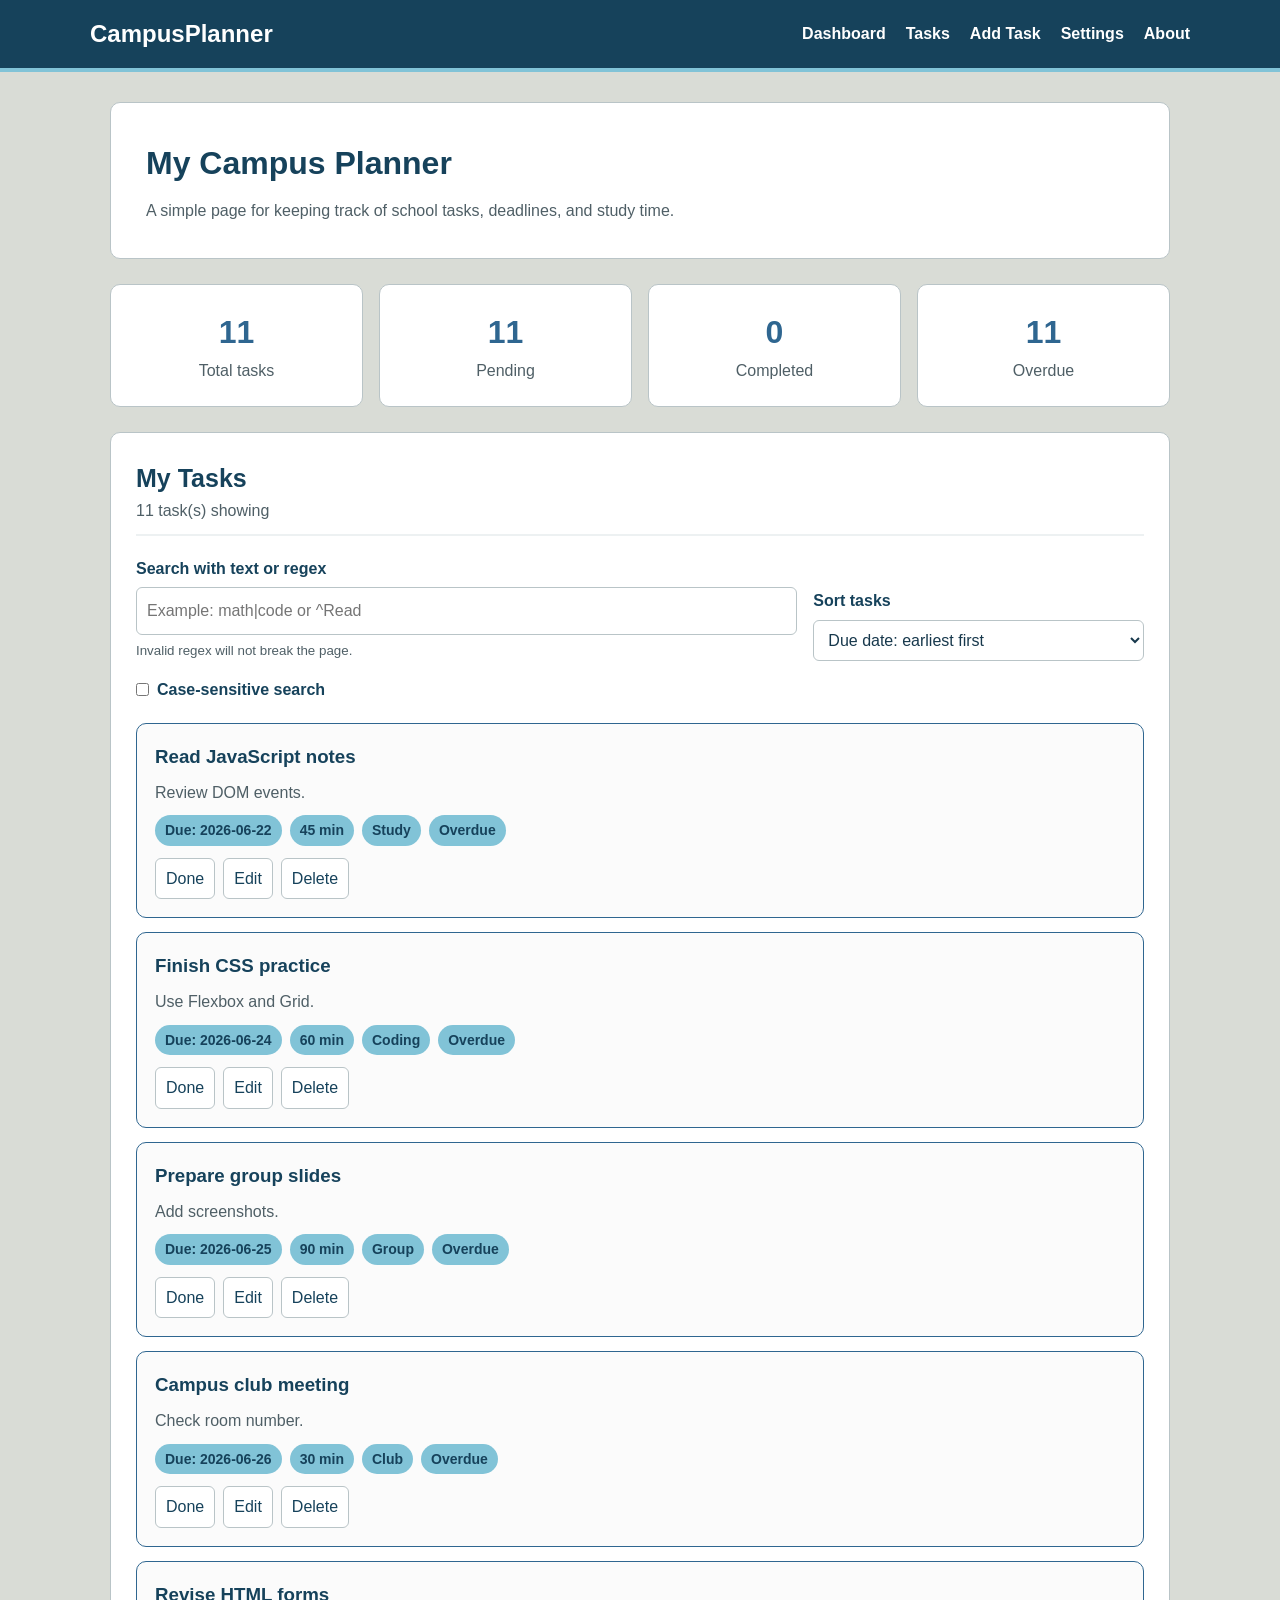
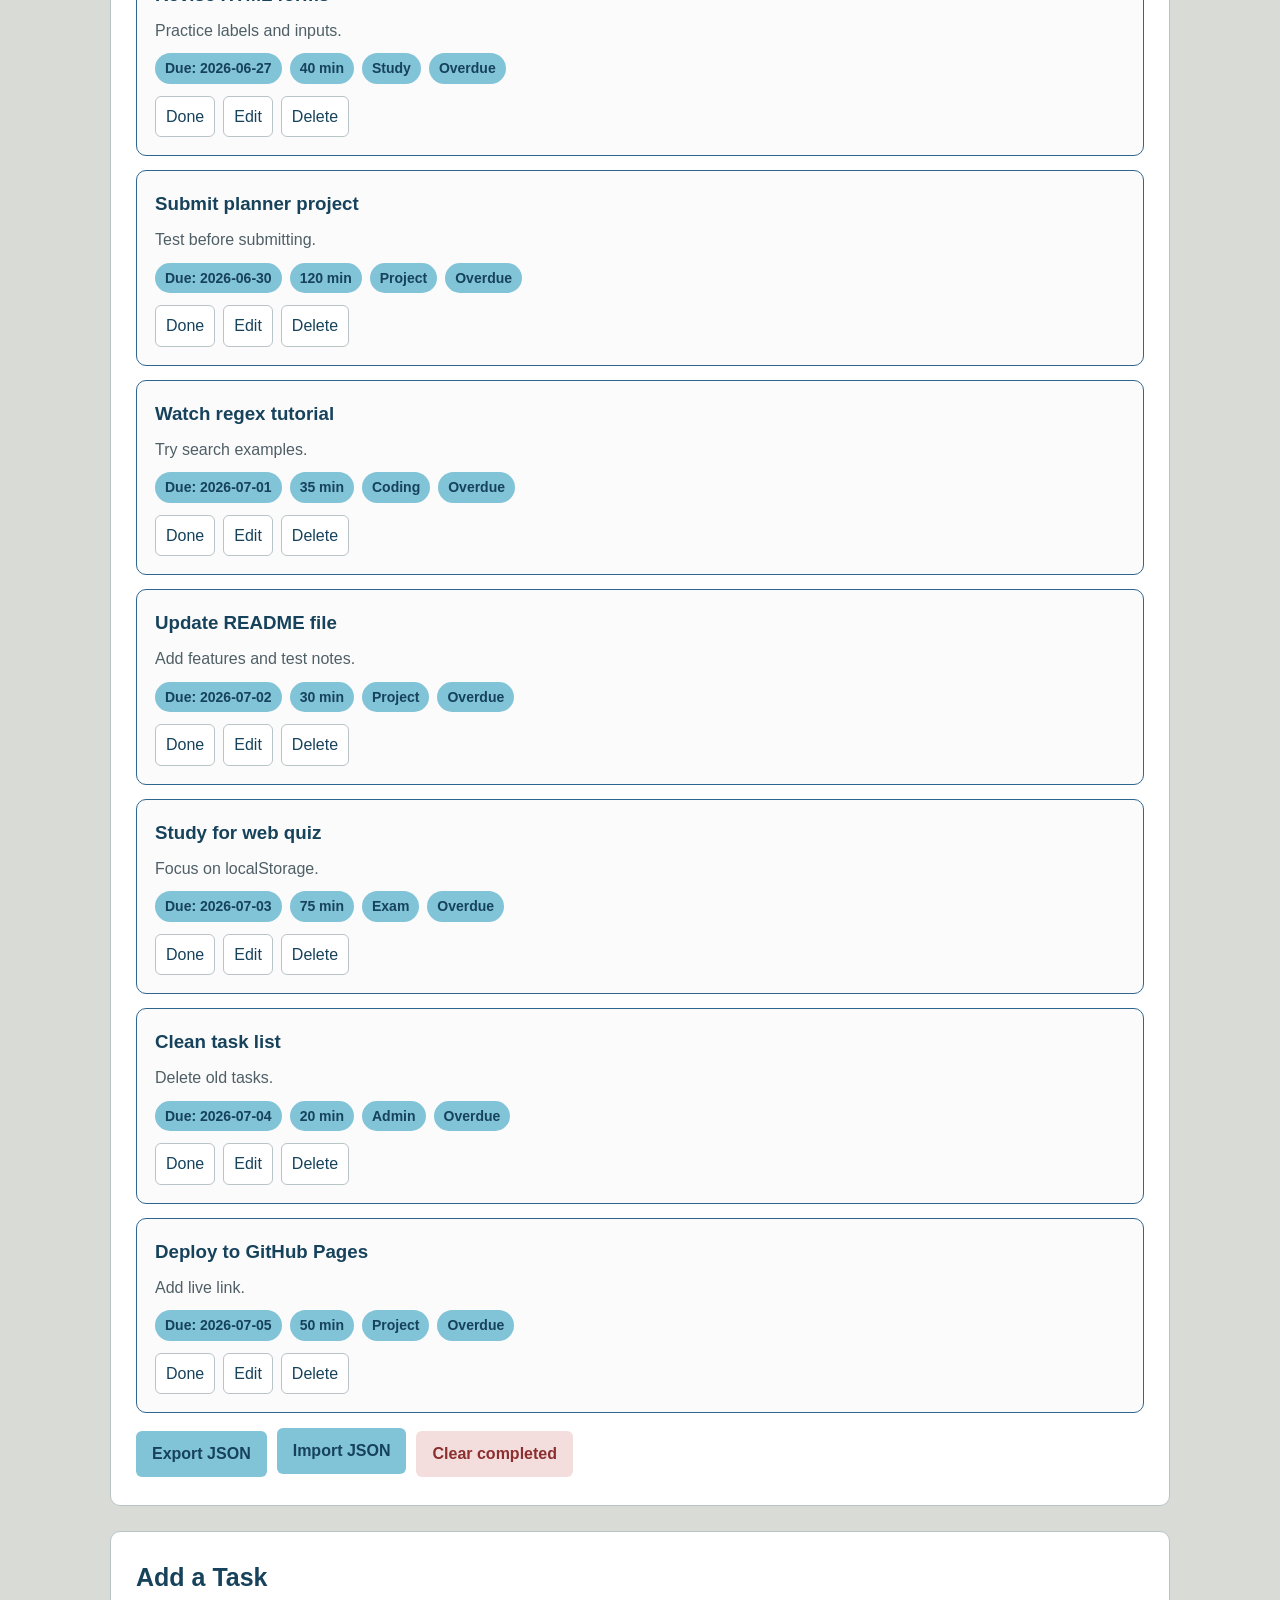
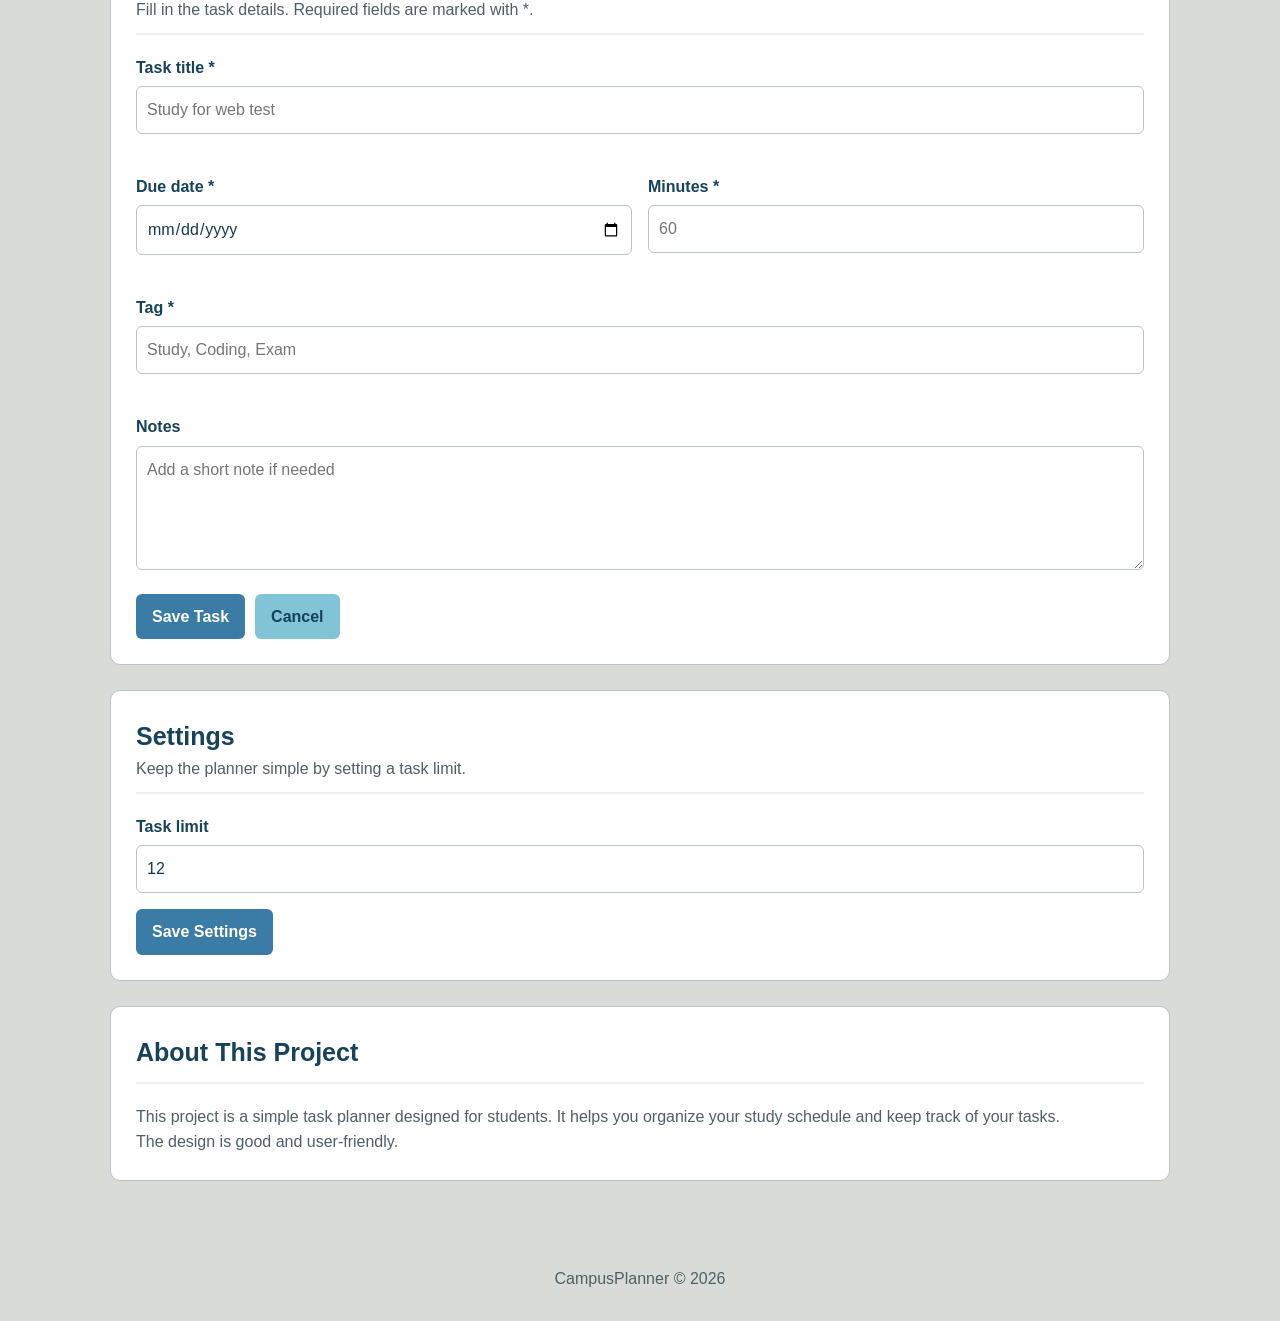
<file: index.html>
<!DOCTYPE html>
<html lang="en">
<head>
  <meta charset="UTF-8">
  <meta name="viewport" content="width=device-width, initial-scale=1.0">
  <title>CampusPlanner</title>
  <link rel="stylesheet" href="styles/main.css">
  <script defer src="scripts/app.js"></script>
</head>
<body>
  <a class="skip-link" href="#main-content">Skip to main content</a>

  <header>
    <nav>
      <h1>CampusPlanner</h1>
      <button class="menu-button" id="menuButton" aria-label="Open navigation" aria-expanded="false">☰</button>
      <ul id="mainMenu">
        <li><a class="nav-link" href="#dashboard">Dashboard</a></li>
        <li><a class="nav-link" href="#tasks">Tasks</a></li>
        <li><a class="nav-link" href="#add-task">Add Task</a></li>
        <li><a class="nav-link" href="#settings">Settings</a></li>
        <li><a class="nav-link" href="#about">About</a></li>
      </ul>
    </nav>
  </header>

  <main id="main-content">
    <p class="screen-reader-only" id="messageBox" aria-live="polite"></p>

    <section class="hero" id="dashboard">
      <h2>My Campus Planner</h2>
      <p>A simple page for keeping track of school tasks, deadlines, and study time.</p>
    </section>

    <section class="stats-grid" aria-label="Task summary">
      <article class="stat-card">
        <h3 id="totalTasks">0</h3>
        <p>Total tasks</p>
      </article>
      <article class="stat-card">
        <h3 id="pendingTasks">0</h3>
        <p>Pending</p>
      </article>
      <article class="stat-card">
        <h3 id="completedTasks">0</h3>
        <p>Completed</p>
      </article>
      <article class="stat-card">
        <h3 id="overdueTasks">0</h3>
        <p>Overdue</p>
      </article>
    </section>

    <p class="notice hidden" id="limitNotice" role="alert"></p>

    <section class="card" id="tasks">
      <div class="section-title">
        <h2>My Tasks</h2>
        <p id="taskCount">No tasks yet.</p>
      </div>

      <div class="tools">
        <div>
          <label for="searchInput">Search with text or regex</label>
          <input id="searchInput" type="text" placeholder="Example: math|code or ^Read">
          <small id="searchHelp">Invalid regex will not break the page.</small>
        </div>

        <div>
          <label for="sortSelect">Sort tasks</label>
          <select id="sortSelect">
            <option value="dateAsc">Due date: earliest first</option>
            <option value="dateDesc">Due date: latest first</option>
            <option value="titleAsc">Title: A to Z</option>
            <option value="durationAsc">Duration: shortest first</option>
          </select>
        </div>

        <label class="checkbox-line">
          <input id="caseCheck" type="checkbox">
          Case-sensitive search
        </label>
      </div>

      <div class="task-list" id="taskList"></div>

      <div class="button-row">
        <button class="secondary-button" id="exportButton" type="button">Export JSON</button>
        <label class="secondary-button file-label" for="importFile">Import JSON</label>
        <input class="screen-reader-only" id="importFile" type="file" accept=".json,application/json">
        <button class="danger-button" id="clearDoneButton" type="button">Clear completed</button>
      </div>
    </section>

    <section class="card" id="add-task">
      <div class="section-title">
        <h2 id="formHeading">Add a Task</h2>
        <p>Fill in the task details. Required fields are marked with *.</p>
      </div>

      <form id="taskForm" novalidate>
        <input id="editId" type="hidden">

        <div class="form-group">
          <label for="titleInput">Task title *</label>
          <input id="titleInput" type="text" placeholder="Study for web test">
          <span class="error-text" id="titleError"></span>
        </div>

        <div class="form-row">
          <div class="form-group">
            <label for="dateInput">Due date *</label>
            <input id="dateInput" type="date">
            <span class="error-text" id="dateError"></span>
          </div>

          <div class="form-group">
            <label for="durationInput">Minutes *</label>
            <input id="durationInput" type="number" min="15" max="600" placeholder="60">
            <span class="error-text" id="durationError"></span>
          </div>
        </div>

        <div class="form-group">
          <label for="tagInput">Tag *</label>
          <input id="tagInput" type="text" placeholder="Study, Coding, Exam">
          <span class="error-text" id="tagError"></span>
        </div>

        <div class="form-group">
          <label for="notesInput">Notes</label>
          <textarea id="notesInput" rows="4" placeholder="Add a short note if needed"></textarea>
        </div>

        <div class="button-row">
          <button class="main-button" id="saveButton" type="submit">Save Task</button>
          <button class="secondary-button" id="cancelEditButton" type="button">Cancel</button>
        </div>
      </form>
    </section>

    <section class="card" id="settings">
      <div class="section-title">
        <h2>Settings</h2>
        <p>Keep the planner simple by setting a task limit.</p>
      </div>

      <form id="settingsForm">
        <div class="form-group">
          <label for="taskLimitInput">Task limit</label>
          <input id="taskLimitInput" type="number" min="3" max="30" value="12">
        </div>
        <button class="main-button" type="submit">Save Settings</button>
      </form>
    </section>

    <section class="card" id="about">
      <div class="section-title">
        <h2>About This Project</h2>
      </div>
      <p>This project is a simple task planner designed for students. It helps you organize your study schedule and keep track of your tasks.</p>
      <p>The design is good and user-friendly.</p>
    </section>
  </main>

  <footer>
    <p>CampusPlanner &copy; 2026</p>
  </footer>
</body>
</html>
</file>
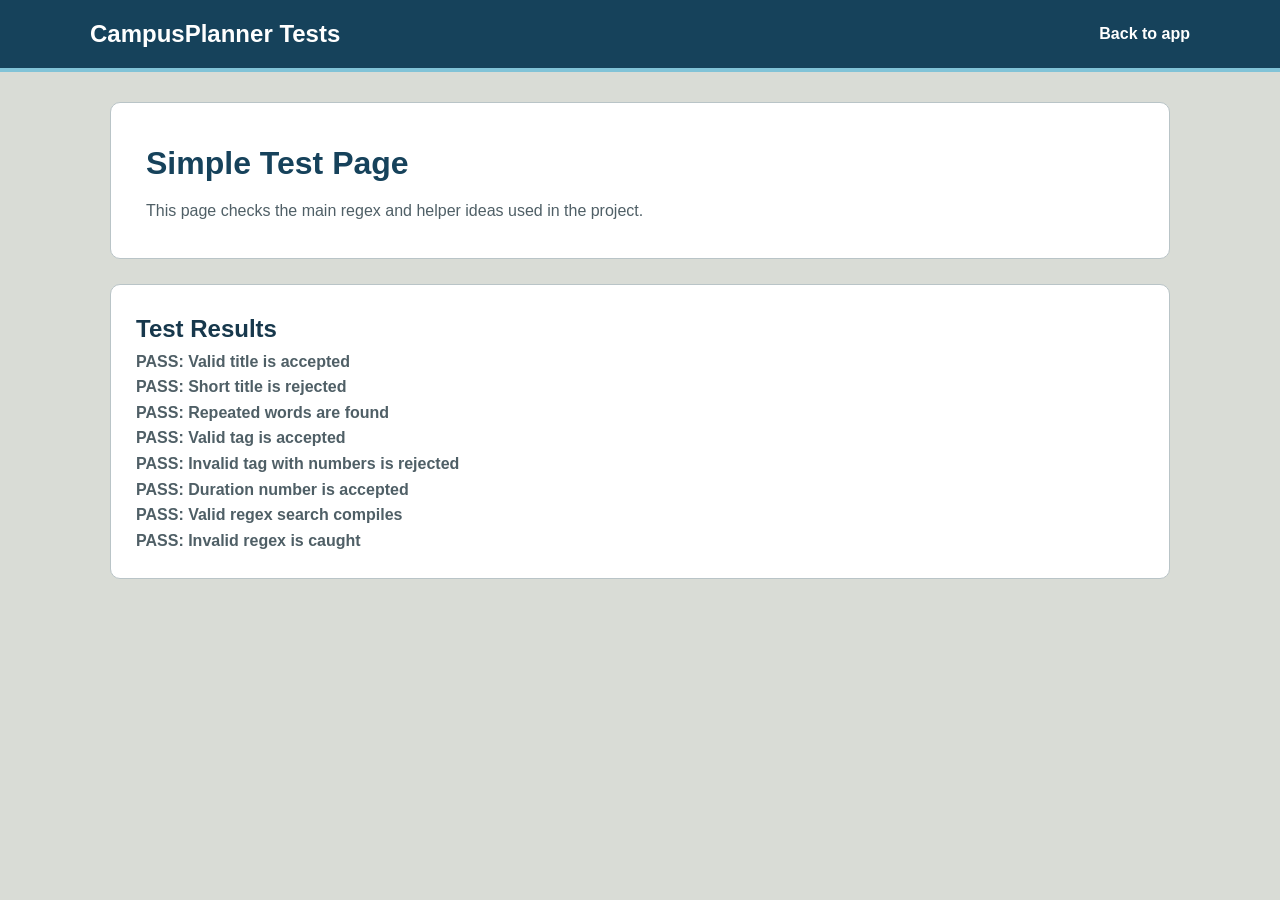
<file: tests.html>
<!DOCTYPE html>
<html lang="en">
<head>
  <meta charset="UTF-8">
  <meta name="viewport" content="width=device-width, initial-scale=1.0">
  <title>CampusPlanner Tests</title>
  <link rel="stylesheet" href="styles/main.css">
</head>
<body>
  <header>
    <nav>
      <h1>CampusPlanner Tests</h1>
      <ul>
        <li><a href="index.html">Back to app</a></li>
      </ul>
    </nav>
  </header>

  <main>
    <section class="hero">
      <h2>Simple Test Page</h2>
      <p>This page checks the main regex and helper ideas used in the project.</p>
    </section>

    <section class="card">
      <h2>Test Results</h2>
      <div id="testResults"></div>
    </section>
  </main>

  <script>
    const results = document.getElementById("testResults");

    function showTest(name, passed) {
      const line = document.createElement("p");
      line.textContent = `${passed ? "PASS" : "FAIL"}: ${name}`;
      line.style.fontWeight = "bold";
      results.appendChild(line);
    }

    const titlePattern = /^[a-zA-Z0-9 .,!?'-]{3,60}$/;
    const repeatedWordPattern = /\b(\w+)\s+\1\b/i;
    const tagPattern = /^[a-zA-Z]+(?:[- ]?[a-zA-Z]+){0,2}$/;
    const numberPattern = /^\d+$/;

    showTest("Valid title is accepted", titlePattern.test("Study for web test"));
    showTest("Short title is rejected", !titlePattern.test("Hi"));
    showTest("Repeated words are found", repeatedWordPattern.test("study study tonight"));
    showTest("Valid tag is accepted", tagPattern.test("Web Dev"));
    showTest("Invalid tag with numbers is rejected", !tagPattern.test("Web123"));
    showTest("Duration number is accepted", numberPattern.test("60"));

    try {
      new RegExp("study|coding", "i");
      showTest("Valid regex search compiles", true);
    } catch (error) {
      showTest("Valid regex search compiles", false);
    }

    try {
      new RegExp("[");
      showTest("Invalid regex is caught", false);
    } catch (error) {
      showTest("Invalid regex is caught", true);
    }
  </script>
</body>
</html>
</file>
<file: styles/main.css>
:root {
  --baltic-blue: #2f6690ff;
  --cerulean: #3a7ca5ff;
  --alabaster-grey: #d9dcd6ff;
  --yale-blue: #16425bff;
  --sky-blue-light: #81c3d7ff;

  --main-color: var(--yale-blue);
  --second-color: var(--baltic-blue);
  --button-color: var(--cerulean);
  --page-bg: var(--alabaster-grey);
  --highlight-color: var(--sky-blue-light);
  --card-bg: #ffffff;
  --text-color: #17384c;
  --soft-text: #4f5f66;
  --line-color: #b9c4c7;
  --danger-color: #8b2f2f;
  --radius: 10px;
}

* {
  margin: 0;
  padding: 0;
  box-sizing: border-box;
}

html {
  scroll-behavior: smooth;
  scroll-padding-top: 90px;
}

body {
  font-family: Arial, Helvetica, sans-serif;
  line-height: 1.6;
  background-color: var(--page-bg);
  color: var(--text-color);
}

button,
input,
select,
textarea {
  font: inherit;
}

button,
a {
  cursor: pointer;
}

p {
  color: var(--soft-text);
}

.skip-link {
  position: absolute;
  top: -100px;
  left: 15px;
  background-color: var(--main-color);
  color: white;
  padding: 10px 14px;
  border-radius: 6px;
  z-index: 200;
}

.skip-link:focus {
  top: 12px;
}

.screen-reader-only {
  position: absolute;
  width: 1px;
  height: 1px;
  overflow: hidden;
  clip: rect(0, 0, 0, 0);
  white-space: nowrap;
}

.hidden {
  display: none;
}

:focus-visible {
  outline: 3px solid var(--highlight-color);
  outline-offset: 3px;
}

header {
  background-color: var(--main-color);
  padding: 15px 5%;
  position: sticky;
  top: 0;
  z-index: 100;
  border-bottom: 4px solid var(--highlight-color);
}

nav {
  max-width: 1100px;
  margin: 0 auto;
  display: flex;
  justify-content: space-between;
  align-items: center;
  gap: 20px;
}

nav h1 {
  color: white;
  font-size: 24px;
}

nav ul {
  list-style: none;
  display: flex;
  gap: 20px;
}

nav a {
  color: white;
  text-decoration: none;
  font-weight: bold;
}

nav a:hover,
nav a.active {
  color: var(--highlight-color);
  text-decoration: underline;
}

.menu-button {
  display: none;
  background: none;
  border: 1px solid white;
  color: white;
  padding: 4px 10px;
  border-radius: 6px;
  font-size: 22px;
}

main {
  max-width: 1100px;
  margin: 0 auto;
  padding: 30px 20px;
}

.hero,
.card,
.stat-card {
  background-color: var(--card-bg);
  border: 1px solid var(--line-color);
  border-radius: var(--radius);
}

.hero {
  padding: 35px;
  margin-bottom: 25px;
}

.hero h2 {
  color: var(--main-color);
  font-size: 32px;
  margin-bottom: 8px;
}

.stats-grid {
  display: grid;
  grid-template-columns: repeat(4, 1fr);
  gap: 16px;
  margin-bottom: 25px;
}

.stat-card {
  padding: 22px;
  text-align: center;
}

.stat-card h3 {
  color: var(--second-color);
  font-size: 32px;
}

.card {
  padding: 25px;
  margin-bottom: 25px;
}

.section-title {
  margin-bottom: 20px;
  border-bottom: 2px solid #edf1f2;
  padding-bottom: 10px;
}

.section-title h2 {
  color: var(--main-color);
  font-size: 25px;
}

.tools {
  display: grid;
  grid-template-columns: 2fr 1fr;
  gap: 16px;
  align-items: end;
  margin-bottom: 20px;
}

label {
  display: block;
  font-weight: bold;
  color: var(--main-color);
  margin-bottom: 6px;
}

input,
select,
textarea {
  width: 100%;
  border: 1px solid var(--line-color);
  border-radius: 6px;
  padding: 10px;
  background-color: white;
  color: var(--text-color);
}

small {
  display: block;
  color: var(--soft-text);
  margin-top: 5px;
}

.checkbox-line {
  display: flex;
  align-items: center;
  gap: 8px;
  margin-bottom: 0;
}

.checkbox-line input {
  width: auto;
}

.form-row {
  display: grid;
  grid-template-columns: 1fr 1fr;
  gap: 16px;
}

.form-group {
  margin-bottom: 16px;
}

.error-text {
  display: block;
  min-height: 20px;
  color: var(--danger-color);
  font-size: 14px;
  margin-top: 4px;
}

.input-error {
  border-color: var(--danger-color);
}

.button-row {
  display: flex;
  flex-wrap: wrap;
  gap: 10px;
  align-items: center;
  margin-top: 15px;
}

.main-button,
.secondary-button,
.danger-button {
  border: none;
  border-radius: 6px;
  padding: 10px 16px;
  font-weight: bold;
  text-decoration: none;
  display: inline-block;
}

.main-button {
  background-color: var(--button-color);
  color: white;
}

.main-button:hover {
  background-color: var(--second-color);
}

.secondary-button {
  background-color: var(--highlight-color);
  color: var(--main-color);
}

.secondary-button:hover {
  background-color: #b5deea;
}

.danger-button {
  background-color: #f4dddd;
  color: var(--danger-color);
}

.notice {
  background-color: var(--highlight-color);
  color: var(--main-color);
  border: 1px solid var(--cerulean);
  padding: 12px 16px;
  border-radius: var(--radius);
  margin-bottom: 20px;
  font-weight: bold;
}

.task-list {
  display: grid;
  gap: 14px;
}

.task-card {
  border: 1px solid var(--line-color);
  border-radius: var(--radius);
  padding: 18px;
  background-color: #fbfbfb;
}

.task-card.done {
  background-color: #eef6f8;
}

.task-card.overdue {
  border-color: var(--baltic-blue);
}

.task-card h3 {
  color: var(--main-color);
  margin-bottom: 8px;
}

.task-card.done h3 {
  text-decoration: line-through;
}

.task-info {
  display: flex;
  flex-wrap: wrap;
  gap: 8px;
  margin: 10px 0;
}

.task-info span,
.tag {
  background-color: var(--highlight-color);
  color: var(--main-color);
  padding: 4px 10px;
  border-radius: 20px;
  font-size: 14px;
  font-weight: bold;
}

.task-actions {
  display: flex;
  flex-wrap: wrap;
  gap: 8px;
  margin-top: 12px;
}

.task-actions button {
  border: 1px solid var(--line-color);
  background-color: white;
  color: var(--main-color);
  border-radius: 6px;
  padding: 7px 10px;
}

.task-actions button:hover {
  background-color: var(--highlight-color);
}

mark {
  background-color: var(--highlight-color);
  color: var(--main-color);
  padding: 0 2px;
}

footer {
  text-align: center;
  padding: 30px 20px;
}

@media screen and (max-width: 768px) {
  nav {
    align-items: flex-start;
  }

  .menu-button {
    display: block;
  }

  nav ul {
    display: none;
    position: absolute;
    top: 62px;
    right: 5%;
    left: 5%;
    background-color: var(--main-color);
    border: 1px solid var(--highlight-color);
    border-radius: var(--radius);
    padding: 15px;
    flex-direction: column;
  }

  nav ul.open {
    display: flex;
  }

  .stats-grid,
  .tools,
  .form-row {
    grid-template-columns: 1fr;
  }

  .hero {
    padding: 25px;
  }

  .hero h2 {
    font-size: 26px;
  }
}

@media screen and (max-width: 520px) {
  main {
    padding: 20px 12px;
  }

  .card,
  .hero,
  .stat-card {
    padding: 18px;
  }
}
</file>
